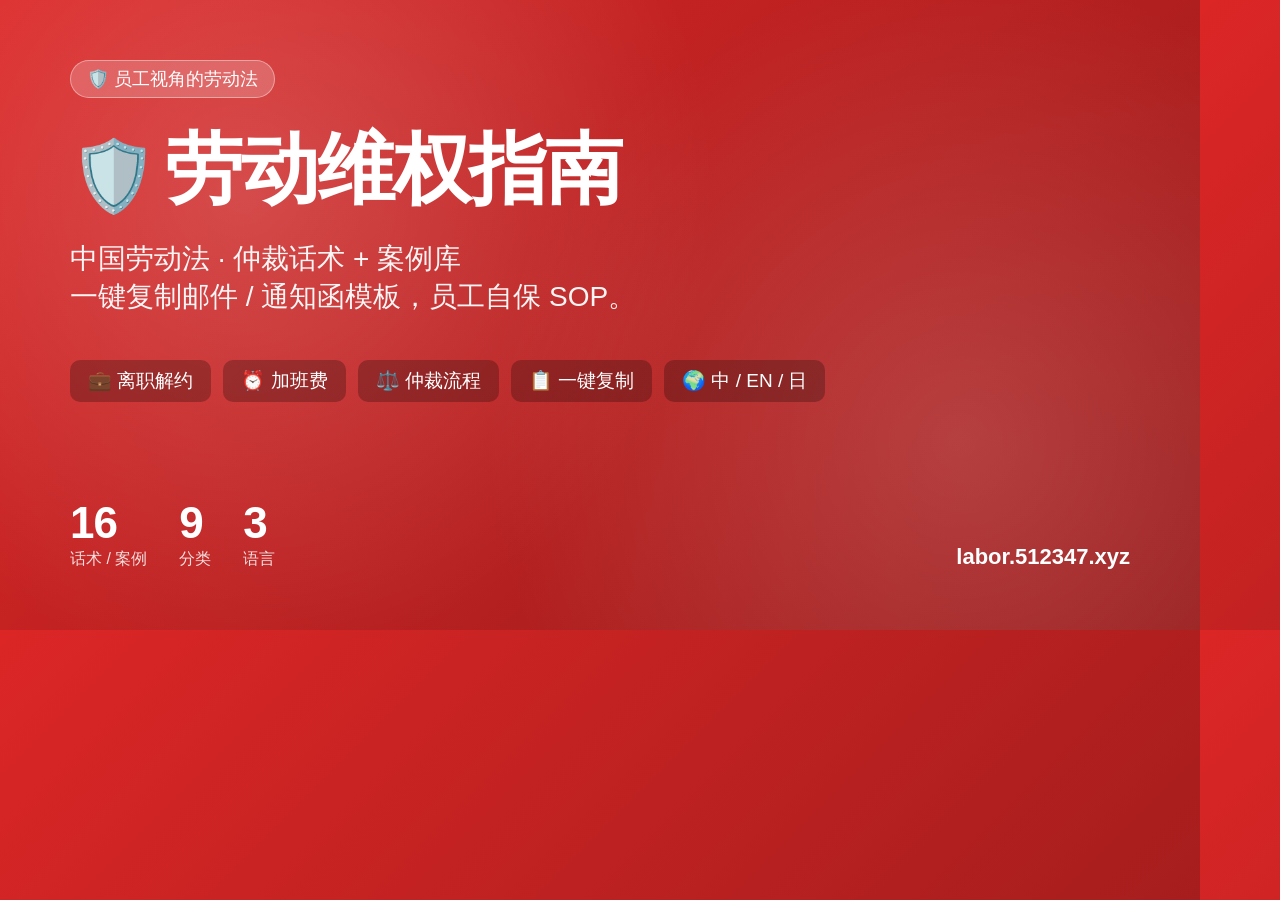
<file: scripts/og-template.html>
<!DOCTYPE html>
<html lang="zh">
<head>
<meta charset="UTF-8">
<title>OG image</title>
<style>
  * { box-sizing: border-box; margin: 0; padding: 0; }
  html, body { width: 1200px; height: 630px; overflow: hidden; }
  body {
    background: linear-gradient(135deg, #dc2626 0%, #991b1b 100%);
    font-family: -apple-system, BlinkMacSystemFont, "Segoe UI", "PingFang SC", "Hiragino Sans GB", "Microsoft YaHei", sans-serif;
    color: white;
    position: relative;
  }
  body::before {
    content: ""; position: absolute; inset: 0;
    background-image:
      radial-gradient(circle at 20% 30%, rgba(255,255,255,0.18), transparent 45%),
      radial-gradient(circle at 80% 70%, rgba(255,255,255,0.15), transparent 45%);
  }
  .badge { position:absolute; top:60px; left:70px; padding:6px 16px; background:rgba(255,255,255,0.2); border:1px solid rgba(255,255,255,0.4); border-radius:999px; font-size:18px; font-weight:500; }
  h1 { position:absolute; top:130px; left:70px; font-size:78px; font-weight:800; letter-spacing:-2px; line-height:1; }
  h1 .emoji { font-size:70px; margin-right:10px; vertical-align:-4px; }
  .tagline { position:absolute; top:240px; left:70px; font-size:28px; font-weight:400; opacity:0.95; line-height:1.35; max-width:1060px; }
  .features { position:absolute; top:360px; left:70px; display:flex; gap:12px; flex-wrap:nowrap; }
  .feature { padding:8px 18px; background:rgba(0,0,0,0.25); border-radius:10px; font-size:19px; font-weight:500; white-space:nowrap; }
  .stats { position:absolute; bottom:60px; left:70px; display:flex; gap:32px; }
  .stat-num { font-size:44px; font-weight:800; line-height:1; letter-spacing:-1px; }
  .stat-lbl { font-size:16px; opacity:0.85; margin-top:4px; }
  .url { position:absolute; bottom:60px; right:70px; font-size:22px; font-weight:600; text-align:right; }
  .url small { display:block; font-size:15px; opacity:0.8; margin-top:4px; font-weight:400; }
</style>
</head>
<body>
  <span class="badge">🛡️ 员工视角的劳动法</span>
  <h1><span class="emoji">🛡️</span>劳动维权指南</h1>
  <p class="tagline">中国劳动法 · 仲裁话术 + 案例库<br>一键复制邮件 / 通知函模板，员工自保 SOP。</p>
  <div class="features">
    <span class="feature">💼 离职解约</span>
    <span class="feature">⏰ 加班费</span>
    <span class="feature">⚖️ 仲裁流程</span>
    <span class="feature">📋 一键复制</span>
    <span class="feature">🌍 中 / EN / 日</span>
  </div>
  <div class="stats">
    <div><div class="stat-num">16</div><div class="stat-lbl">话术 / 案例</div></div>
    <div><div class="stat-num">9</div><div class="stat-lbl">分类</div></div>
    <div><div class="stat-num">3</div><div class="stat-lbl">语言</div></div>
  </div>
  <div class="url">
    labor.512347.xyz
  </div>
</body>
</html>
</file>
